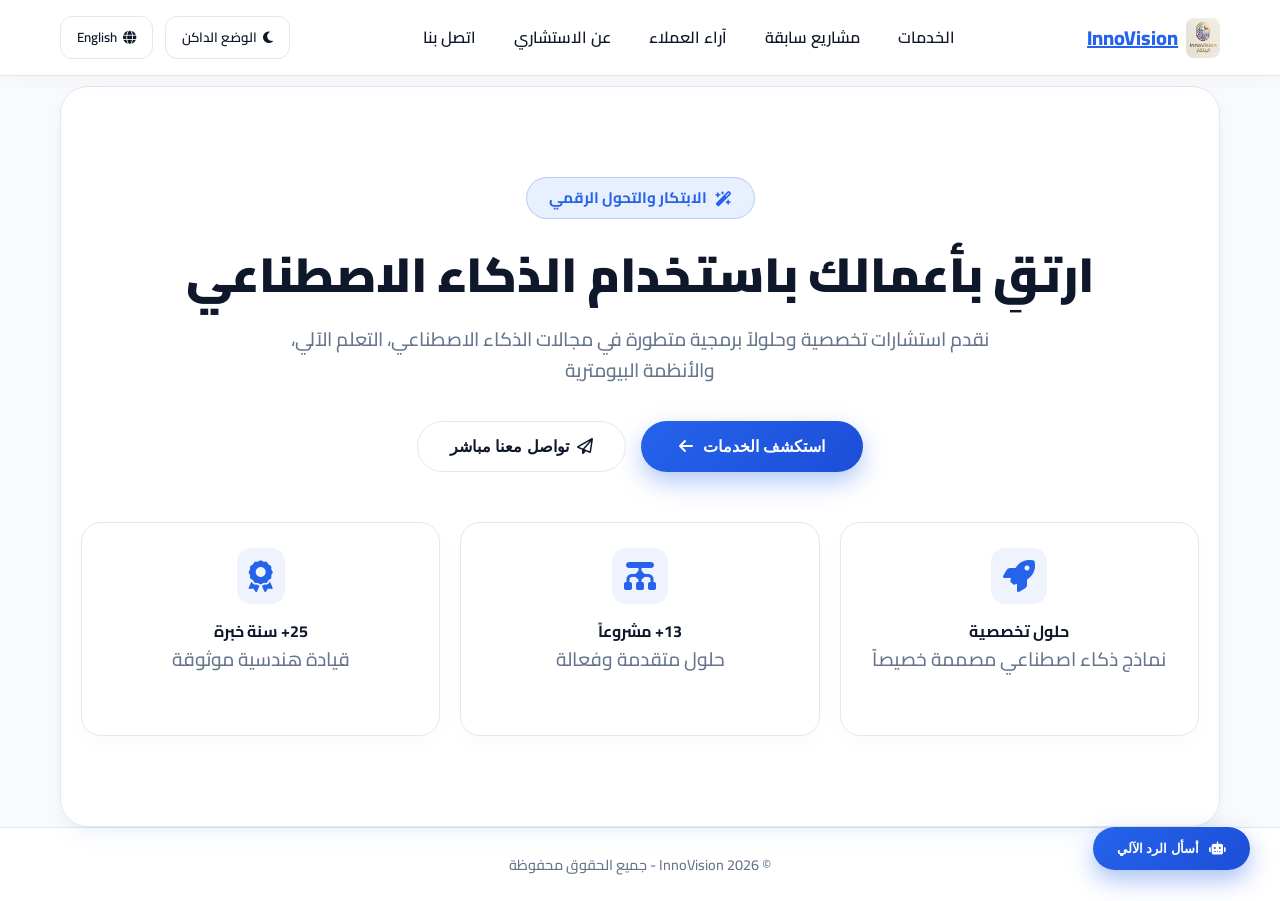
<file: index.html>
<!DOCTYPE html>
<html lang="ar" dir="rtl">
<head>
    <meta charset="UTF-8">
    <meta name="viewport" content="width=device-width, initial-scale=1.0">
    <meta name="description" content="InnoVision - استشارات الذكاء الاصطناعي والتحول الرقمي">
    <title id="page-title">InnoVision | ابتكار للدراسات والتحول الرقمي</title>
    <link rel="stylesheet" href="https://cdnjs.cloudflare.com/ajax/libs/font-awesome/6.4.0/css/all.min.css">
    <link href="https://fonts.googleapis.com/css2?family=Cairo:wght@400;600;700;800;900&family=Inter:wght@400;500;600;700&display=swap" rel="stylesheet">
    <link rel="stylesheet" href="css/style.css">
</head>
<body>
    <header>
        <div class="container nav-container">
            <a href="index.html" class="logo" aria-label="InnoVision - الصفحة الرئيسية">
                <img src="image/logo.png" alt="InnoVision Logo" onerror="this.style.display='none'">
                <span id="logo-text">InnoVision</span>
            </a>
            <ul class="nav-links" id="navLinks">
                <li><a href="services.html" id="nav-services">الخدمات</a></li>
                <li><a href="projects.html" id="nav-projects">مشاريع سابقة</a></li>
                <li><a href="testimonials.html" id="nav-testimonials">آراء العملاء</a></li>
                <li><a href="about.html" id="nav-about">عن الاستشاري</a></li>
                <li><a href="contact.html" id="nav-contact">اتصل بنا</a></li>
            </ul>
            <div class="nav-actions">
                <button class="btn-icon" id="theme-toggle" aria-label="تبديل الوضع الداكن/المضيء">
                    <i class="fa-solid fa-moon"></i>
                    <span id="theme-text">الوضع الداكن</span>
                </button>
                <button class="btn-icon" id="lang-toggle" aria-label="Switch language / تبديل اللغة">
                    <i class="fa-solid fa-globe"></i> <span>English</span>
                </button>
                <button class="menu-toggle" id="menuToggle" aria-label="فتح القائمة" aria-expanded="false" aria-controls="navLinks">
                    <i class="fa-solid fa-bars"></i>
                </button>
            </div>
        </div>
    </header>
    <main class="container">
                    <section class="hero">
                <div class="hero-content">
                    <span class="hero-badge">
                        <i class="fa-solid fa-wand-magic-sparkles"></i> <span id="hero-badge">الابتكار والتحول الرقمي</span>
                    </span>
                    <h1 id="hero-title">ارتقِ بأعمالك باستخدام الذكاء الاصطناعي</h1>
                    <p id="hero-subtitle">نقدم استشارات تخصصية وحلولاً برمجية متطورة في مجالات الذكاء الاصطناعي، التعلم الآلي، والأنظمة البيومترية</p>

                    <div class="hero-actions">
                        <button class="hero-btn-main" onclick="location.href='services.html'">
                            <span id="btn-explore-services">استكشف الخدمات</span>
                            <i class="fa-solid fa-arrow-left" id="hero-arrow-icon"></i>
                        </button>
                        <button class="hero-btn-sec" onclick="location.href='contact.html'">
                            <i class="fa-regular fa-paper-plane"></i>
                            <span id="btn-direct-contact">تواصل معنا مباشر</span>
                        </button>
                    </div>

                    <div class="hero-features">
                        <div class="feature-box" onclick="location.href='services.html'">
                            <i class="fa-solid fa-rocket"></i>
                            <h4 id="feat-h1">حلول تخصصية</h4>
                            <p id="feat-p1">نماذج ذكاء اصطناعي مصممة خصيصاً</p>
                        </div>
                        <div class="feature-box" onclick="location.href='projects.html'">
                            <i class="fa-solid fa-chart-diagram"></i>
                            <h4 id="feat-h2">13+ مشروعاً</h4>
                            <p id="feat-p2">حلول متقدمة وفعالة</p>
                        </div>
                        <div class="feature-box" onclick="location.href='about.html'">
                            <i class="fa-solid fa-award"></i>
                            <h4 id="feat-h3">25+ سنة خبرة</h4>
                            <p id="feat-p3">قيادة هندسية موثوقة</p>
                        </div>
                    </div>
                </div>
            </section>
        
    </main>

    <footer>
        <div class="container">
            <p class="copyright" id="copyright-txt">© 2026 InnoVision - جميع الحقوق محفوظة</p>
        </div>
    </footer>

    <!-- Chat Widget -->
    <button class="chat-widget-btn" aria-label="فتح المساعد الذكي" aria-expanded="false" aria-controls="chatWidget">
        <i class="fa-solid fa-robot"></i>
        <span id="chat-btn-label">أسأل الرد الآلي</span>
    </button>

    <div class="chat-box" id="chatWidget">
        <div class="chat-header">
            <span><i class="fa-solid fa-robot"></i> <span id="chat-header-txt">مساعد ذكي</span></span>
            <button class="close-chat" aria-label="إغلاق المحادثة">&times;</button>
        </div>
        <div class="chat-body" id="chatBody">
            <div class="chat-msg bot">
                <span id="chat-welcome">مرحباً! اسألني عن الخبرات أو المشاريع!</span>
            </div>
        </div>
        <div class="chat-footer">
            <input type="text" id="chatInput" placeholder="اكتب سؤالك...">
            <button><i class="fa-solid fa-paper-plane"></i></button>
        </div>
    </div>
    <script src="js/translations.js"></script>
    <script src="js/theme.js"></script>
    <script src="js/chatbot.js"></script>
</body>
</html>
</file>
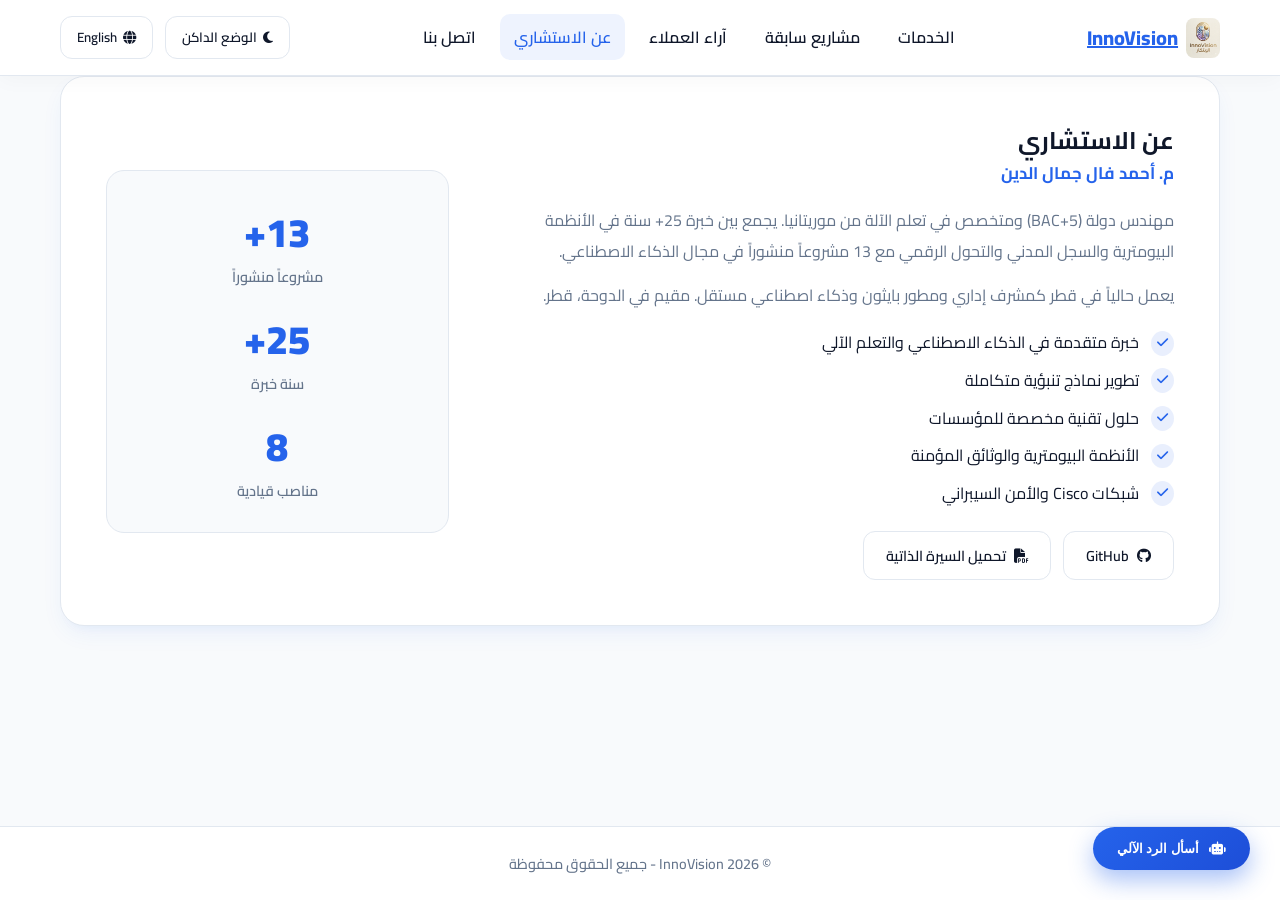
<file: about.html>
<!DOCTYPE html>
<html lang="ar" dir="rtl">
<head>
    <meta charset="UTF-8">
    <meta name="viewport" content="width=device-width, initial-scale=1.0">
    <meta name="description" content="InnoVision - استشارات الذكاء الاصطناعي والتحول الرقمي">
    <title id="page-title">عن الاستشاري | InnoVision</title>
    <link rel="stylesheet" href="https://cdnjs.cloudflare.com/ajax/libs/font-awesome/6.4.0/css/all.min.css">
    <link href="https://fonts.googleapis.com/css2?family=Cairo:wght@400;600;700;800;900&family=Inter:wght@400;500;600;700&display=swap" rel="stylesheet">
    <link rel="stylesheet" href="css/style.css">
</head>
<body>
    <header>
        <div class="container nav-container">
            <a href="index.html" class="logo" aria-label="InnoVision - الصفحة الرئيسية">
                <img src="image/logo.png" alt="InnoVision Logo" onerror="this.style.display='none'">
                <span id="logo-text">InnoVision</span>
            </a>
            <ul class="nav-links" id="navLinks">
                <li><a href="services.html" id="nav-services">الخدمات</a></li>
                <li><a href="projects.html" id="nav-projects">مشاريع سابقة</a></li>
                <li><a href="testimonials.html" id="nav-testimonials">آراء العملاء</a></li>
                <li><a href="about.html" id="nav-about">عن الاستشاري</a></li>
                <li><a href="contact.html" id="nav-contact">اتصل بنا</a></li>
            </ul>
            <div class="nav-actions">
                <button class="btn-icon" id="theme-toggle" aria-label="تبديل الوضع الداكن/المضيء">
                    <i class="fa-solid fa-moon"></i>
                    <span id="theme-text">الوضع الداكن</span>
                </button>
                <button class="btn-icon" id="lang-toggle" aria-label="Switch language / تبديل اللغة">
                    <i class="fa-solid fa-globe"></i> <span>English</span>
                </button>
                <button class="menu-toggle" id="menuToggle" aria-label="فتح القائمة" aria-expanded="false" aria-controls="navLinks">
                    <i class="fa-solid fa-bars"></i>
                </button>
            </div>
        </div>
    </header>
    <main class="container">
                    <div class="about-box">
                <div>
                    <h2 id="about-heading">عن الاستشاري</h2>
                    <p class="about-subtitle">م. أحمد فال جمال الدين</p>
                    <p class="about-text" id="about-p">مهندس دولة (BAC+5) ومتخصص في تعلم الآلة من موريتانيا. يجمع بين خبرة 25+ سنة في الأنظمة البيومترية والسجل المدني والتحول الرقمي مع 13 مشروعاً منشوراً في مجال الذكاء الاصطناعي.</p>
                    <p class="about-text" id="about-p2">يعمل حالياً في قطر كمشرف إداري ومطور بايثون وذكاء اصطناعي مستقل. مقيم في الدوحة، قطر.</p>
                    <ul class="about-list" id="aboutList"></ul>
                    <div class="about-actions">
                        <a href="https://github.com/AHMEDVALL70" target="_blank" rel="noopener noreferrer" class="btn-secondary"><i class="fa-brands fa-github"></i> <span id="btn-github">GitHub</span></a>
                        <a href="https://ahmedvall70.github.io/ahmed-vall-cv/" target="_blank" rel="noopener noreferrer" class="btn-secondary"><i class="fa-solid fa-file-pdf"></i> <span id="btn-cv">تحميل السيرة الذاتية</span></a>
                    </div>
                </div>
                <div class="stats-container">
                    <div>
                        <div class="stat-num">13+</div>
                        <div class="stat-lbl" id="stat-proj">مشروعاً منشوراً</div>
                    </div>
                    <div>
                        <div class="stat-num">25+</div>
                        <div class="stat-lbl" id="stat-exp">سنة خبرة</div>
                    </div>
                    <div>
                        <div class="stat-num">8</div>
                        <div class="stat-lbl" id="stat-lead">مناصب قيادية</div>
                    </div>
                </div>
            </div>
        
    </main>

    <footer>
        <div class="container">
            <p class="copyright" id="copyright-txt">© 2026 InnoVision - جميع الحقوق محفوظة</p>
        </div>
    </footer>

    <!-- Chat Widget -->
    <button class="chat-widget-btn" aria-label="فتح المساعد الذكي" aria-expanded="false" aria-controls="chatWidget">
        <i class="fa-solid fa-robot"></i>
        <span id="chat-btn-label">أسأل الرد الآلي</span>
    </button>

    <div class="chat-box" id="chatWidget">
        <div class="chat-header">
            <span><i class="fa-solid fa-robot"></i> <span id="chat-header-txt">مساعد ذكي</span></span>
            <button class="close-chat" aria-label="إغلاق المحادثة">&times;</button>
        </div>
        <div class="chat-body" id="chatBody">
            <div class="chat-msg bot">
                <span id="chat-welcome">مرحباً! اسألني عن الخبرات أو المشاريع!</span>
            </div>
        </div>
        <div class="chat-footer">
            <input type="text" id="chatInput" placeholder="اكتب سؤالك...">
            <button><i class="fa-solid fa-paper-plane"></i></button>
        </div>
    </div>
    <script src="js/translations.js"></script>
    <script src="js/theme.js"></script>
    <script src="js/chatbot.js"></script>
</body>
</html>
</file>
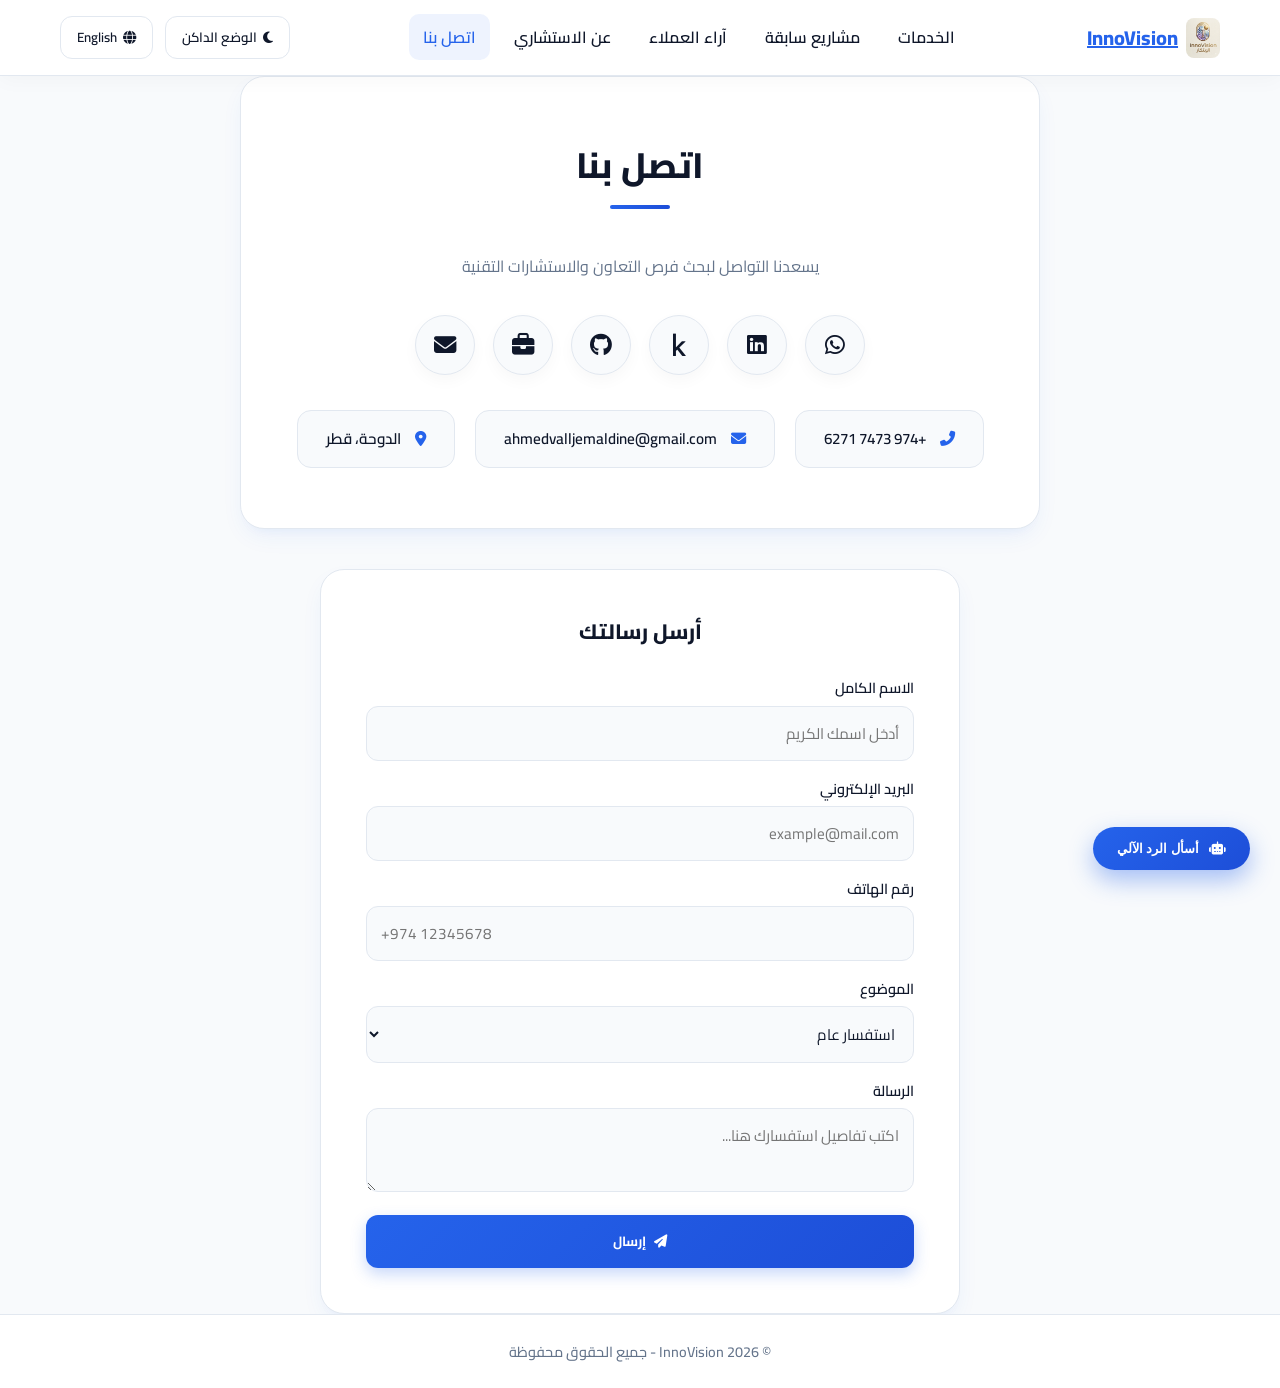
<file: contact.html>
<!DOCTYPE html>
<html lang="ar" dir="rtl">
<head>
    <meta charset="UTF-8">
    <meta name="viewport" content="width=device-width, initial-scale=1.0">
    <meta name="description" content="InnoVision - استشارات الذكاء الاصطناعي والتحول الرقمي">
    <title id="page-title">اتصل بنا | InnoVision</title>
    <link rel="stylesheet" href="https://cdnjs.cloudflare.com/ajax/libs/font-awesome/6.4.0/css/all.min.css">
    <link href="https://fonts.googleapis.com/css2?family=Cairo:wght@400;600;700;800;900&family=Inter:wght@400;500;600;700&display=swap" rel="stylesheet">
    <link rel="stylesheet" href="css/style.css">
</head>
<body>
    <header>
        <div class="container nav-container">
            <a href="index.html" class="logo" aria-label="InnoVision - الصفحة الرئيسية">
                <img src="image/logo.png" alt="InnoVision Logo" onerror="this.style.display='none'">
                <span id="logo-text">InnoVision</span>
            </a>
            <ul class="nav-links" id="navLinks">
                <li><a href="services.html" id="nav-services">الخدمات</a></li>
                <li><a href="projects.html" id="nav-projects">مشاريع سابقة</a></li>
                <li><a href="testimonials.html" id="nav-testimonials">آراء العملاء</a></li>
                <li><a href="about.html" id="nav-about">عن الاستشاري</a></li>
                <li><a href="contact.html" id="nav-contact">اتصل بنا</a></li>
            </ul>
            <div class="nav-actions">
                <button class="btn-icon" id="theme-toggle" aria-label="تبديل الوضع الداكن/المضيء">
                    <i class="fa-solid fa-moon"></i>
                    <span id="theme-text">الوضع الداكن</span>
                </button>
                <button class="btn-icon" id="lang-toggle" aria-label="Switch language / تبديل اللغة">
                    <i class="fa-solid fa-globe"></i> <span>English</span>
                </button>
                <button class="menu-toggle" id="menuToggle" aria-label="فتح القائمة" aria-expanded="false" aria-controls="navLinks">
                    <i class="fa-solid fa-bars"></i>
                </button>
            </div>
        </div>
    </header>
    <main class="container">
                    <div class="contact-container">
                <h2 class="section-title" id="contact-title">اتصل بنا</h2>
                <p style="color: var(--text-muted);" id="contact-subtitle">يسعدنا التواصل لبحث فرص التعاون والاستشارات التقنية</p>

                <div class="social-links">
                    <a href="https://wa.me/97474736271" target="_blank" rel="noopener noreferrer" class="social-icon" title="واتساب" aria-label="WhatsApp"><i class="fa-brands fa-whatsapp"></i></a>
                    <a href="https://www.linkedin.com/in/ahmed-vall-sidina/" target="_blank" rel="noopener noreferrer" class="social-icon" title="LinkedIn" aria-label="LinkedIn"><i class="fa-brands fa-linkedin"></i></a>
                    <a href="https://www.kaggle.com/ahmedvalljemaldine" target="_blank" rel="noopener noreferrer" class="social-icon" title="Kaggle" aria-label="Kaggle"><i class="fa-brands fa-kaggle"></i></a>
                    <a href="https://github.com/AHMEDVALL70" target="_blank" rel="noopener noreferrer" class="social-icon" title="GitHub" aria-label="GitHub"><i class="fa-brands fa-github"></i></a>
                    <a href="https://people.bayt.com/ahmed-vall-sidina" target="_blank" rel="noopener noreferrer" class="social-icon" title="Bayt" aria-label="Bayt"><i class="fa-solid fa-briefcase"></i></a>
                    <a href="mailto:ahmedvalljemaldine@gmail.com" class="social-icon" title="Email" aria-label="Email"><i class="fa-solid fa-envelope"></i></a>
                </div>

                <div class="contact-details">
                    <a href="tel:+97474736271" class="contact-card">
                        <i class="fa-solid fa-phone-flip" style="color: var(--primary);"></i>
                        <span>+974 7473 6271</span>
                    </a>
                    <a href="mailto:ahmedvalljemaldine@gmail.com" class="contact-card">
                        <i class="fa-solid fa-envelope" style="color: var(--primary);"></i>
                        <span>ahmedvalljemaldine@gmail.com</span>
                    </a>
                    <span class="contact-card" style="cursor: default;">
                        <i class="fa-solid fa-location-dot" style="color: var(--primary);"></i>
                        <span id="contact-location">الدوحة، قطر</span>
                    </span>
                </div>
            </div>

            <div class="contact-form-card">
                <h3 id="contact-form-title"><i class="fa-solid fa-paper-plane" style="color: var(--primary);"></i> أرسل رسالتك</h3>

                <div class="alert-success" id="contactSuccessAlert">
                    <i class="fa-solid fa-circle-check"></i> <span id="contactSuccessMsg">تم إرسال رسالتك بنجاح! سنتواصل معك قريباً.</span>
                </div>
                <div class="alert-error" id="contactErrorAlert">
                    <i class="fa-solid fa-circle-exclamation"></i> <span id="contactErrorMsg">حدث خطأ أثناء الإرسال. حاول مرة أخرى.</span>
                </div>

                <form id="contactForm" onsubmit="handleContactFormSubmit(event)">
                    <div class="form-group">
                        <label id="lbl-c-name">الاسم الكامل</label>
                        <input type="text" id="c-name" placeholder="أدخل اسمك الكريم">
                    </div>
                    <div class="form-group">
                        <label id="lbl-c-email">البريد الإلكتروني</label>
                        <input type="email" id="c-email" placeholder="example@mail.com">
                    </div>
                    <div class="form-group">
                        <label id="lbl-c-phone">رقم الهاتف</label>
                        <input type="tel" id="c-phone" placeholder="+974 12345678">
                    </div>
                    <div class="form-group">
                        <label id="lbl-c-subject">الموضوع</label>
                        <select id="c-subject">
                            <option value="general" id="opt-general">استفسار عام</option>
                            <option value="consulting" id="opt-consulting">طلب استشارة</option>
                            <option value="project" id="opt-project">مشروع جديد</option>
                            <option value="other" id="opt-other">أخرى</option>
                        </select>
                    </div>
                    <div class="form-group">
                        <label id="lbl-c-message">الرسالة</label>
                        <textarea id="c-message" placeholder="اكتب تفاصيل استفسارك هنا..."></textarea>
                    </div>
                    <button type="submit" class="book-btn" id="btn-c-submit">
                        <i class="fa-solid fa-paper-plane"></i> <span id="btn-c-submit-txt">إرسال</span>
                    </button>
                </form>
            </div>
        
    </main>

    <footer>
        <div class="container">
            <p class="copyright" id="copyright-txt">© 2026 InnoVision - جميع الحقوق محفوظة</p>
        </div>
    </footer>

    <!-- Chat Widget -->
    <button class="chat-widget-btn" aria-label="فتح المساعد الذكي" aria-expanded="false" aria-controls="chatWidget">
        <i class="fa-solid fa-robot"></i>
        <span id="chat-btn-label">أسأل الرد الآلي</span>
    </button>

    <div class="chat-box" id="chatWidget">
        <div class="chat-header">
            <span><i class="fa-solid fa-robot"></i> <span id="chat-header-txt">مساعد ذكي</span></span>
            <button class="close-chat" aria-label="إغلاق المحادثة">&times;</button>
        </div>
        <div class="chat-body" id="chatBody">
            <div class="chat-msg bot">
                <span id="chat-welcome">مرحباً! اسألني عن الخبرات أو المشاريع!</span>
            </div>
        </div>
        <div class="chat-footer">
            <input type="text" id="chatInput" placeholder="اكتب سؤالك...">
            <button><i class="fa-solid fa-paper-plane"></i></button>
        </div>
    </div>
    <script src="js/translations.js"></script>
    <script src="js/theme.js"></script>
    <script src="js/chatbot.js"></script>
    <script src="js/form-handler.js"></script>
</body>
</html>
</file>
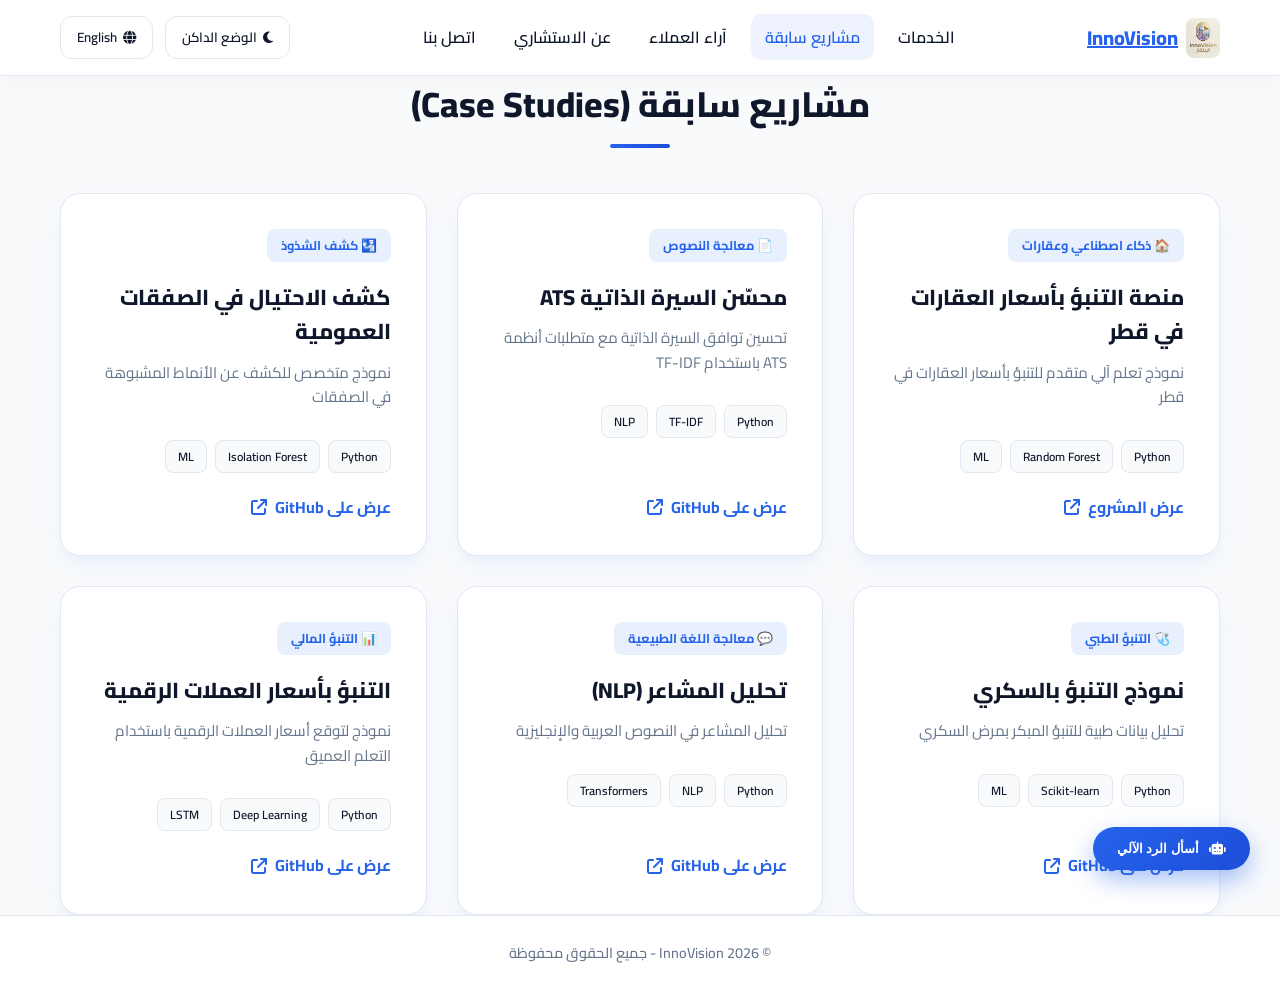
<file: projects.html>
<!DOCTYPE html>
<html lang="ar" dir="rtl">
<head>
    <meta charset="UTF-8">
    <meta name="viewport" content="width=device-width, initial-scale=1.0">
    <meta name="description" content="InnoVision - استشارات الذكاء الاصطناعي والتحول الرقمي">
    <title id="page-title">مشاريع سابقة | InnoVision</title>
    <link rel="stylesheet" href="https://cdnjs.cloudflare.com/ajax/libs/font-awesome/6.4.0/css/all.min.css">
    <link href="https://fonts.googleapis.com/css2?family=Cairo:wght@400;600;700;800;900&family=Inter:wght@400;500;600;700&display=swap" rel="stylesheet">
    <link rel="stylesheet" href="css/style.css">
</head>
<body>
    <header>
        <div class="container nav-container">
            <a href="index.html" class="logo" aria-label="InnoVision - الصفحة الرئيسية">
                <img src="image/logo.png" alt="InnoVision Logo" onerror="this.style.display='none'">
                <span id="logo-text">InnoVision</span>
            </a>
            <ul class="nav-links" id="navLinks">
                <li><a href="services.html" id="nav-services">الخدمات</a></li>
                <li><a href="projects.html" id="nav-projects">مشاريع سابقة</a></li>
                <li><a href="testimonials.html" id="nav-testimonials">آراء العملاء</a></li>
                <li><a href="about.html" id="nav-about">عن الاستشاري</a></li>
                <li><a href="contact.html" id="nav-contact">اتصل بنا</a></li>
            </ul>
            <div class="nav-actions">
                <button class="btn-icon" id="theme-toggle" aria-label="تبديل الوضع الداكن/المضيء">
                    <i class="fa-solid fa-moon"></i>
                    <span id="theme-text">الوضع الداكن</span>
                </button>
                <button class="btn-icon" id="lang-toggle" aria-label="Switch language / تبديل اللغة">
                    <i class="fa-solid fa-globe"></i> <span>English</span>
                </button>
                <button class="menu-toggle" id="menuToggle" aria-label="فتح القائمة" aria-expanded="false" aria-controls="navLinks">
                    <i class="fa-solid fa-bars"></i>
                </button>
            </div>
        </div>
    </header>
    <main class="container">
                    <h2 class="section-title" id="projects-title">مشاريع سابقة (Case Studies)</h2>
            <div class="projects-grid" id="projectsGrid">
                <!-- تُبنى بواسطة JavaScript من مصفوفة الترجمات -->
            </div>
        
    </main>

    <footer>
        <div class="container">
            <p class="copyright" id="copyright-txt">© 2026 InnoVision - جميع الحقوق محفوظة</p>
        </div>
    </footer>

    <!-- Chat Widget -->
    <button class="chat-widget-btn" aria-label="فتح المساعد الذكي" aria-expanded="false" aria-controls="chatWidget">
        <i class="fa-solid fa-robot"></i>
        <span id="chat-btn-label">أسأل الرد الآلي</span>
    </button>

    <div class="chat-box" id="chatWidget">
        <div class="chat-header">
            <span><i class="fa-solid fa-robot"></i> <span id="chat-header-txt">مساعد ذكي</span></span>
            <button class="close-chat" aria-label="إغلاق المحادثة">&times;</button>
        </div>
        <div class="chat-body" id="chatBody">
            <div class="chat-msg bot">
                <span id="chat-welcome">مرحباً! اسألني عن الخبرات أو المشاريع!</span>
            </div>
        </div>
        <div class="chat-footer">
            <input type="text" id="chatInput" placeholder="اكتب سؤالك...">
            <button><i class="fa-solid fa-paper-plane"></i></button>
        </div>
    </div>
    <script src="js/translations.js"></script>
    <script src="js/theme.js"></script>
    <script src="js/chatbot.js"></script>
</body>
</html>
</file>
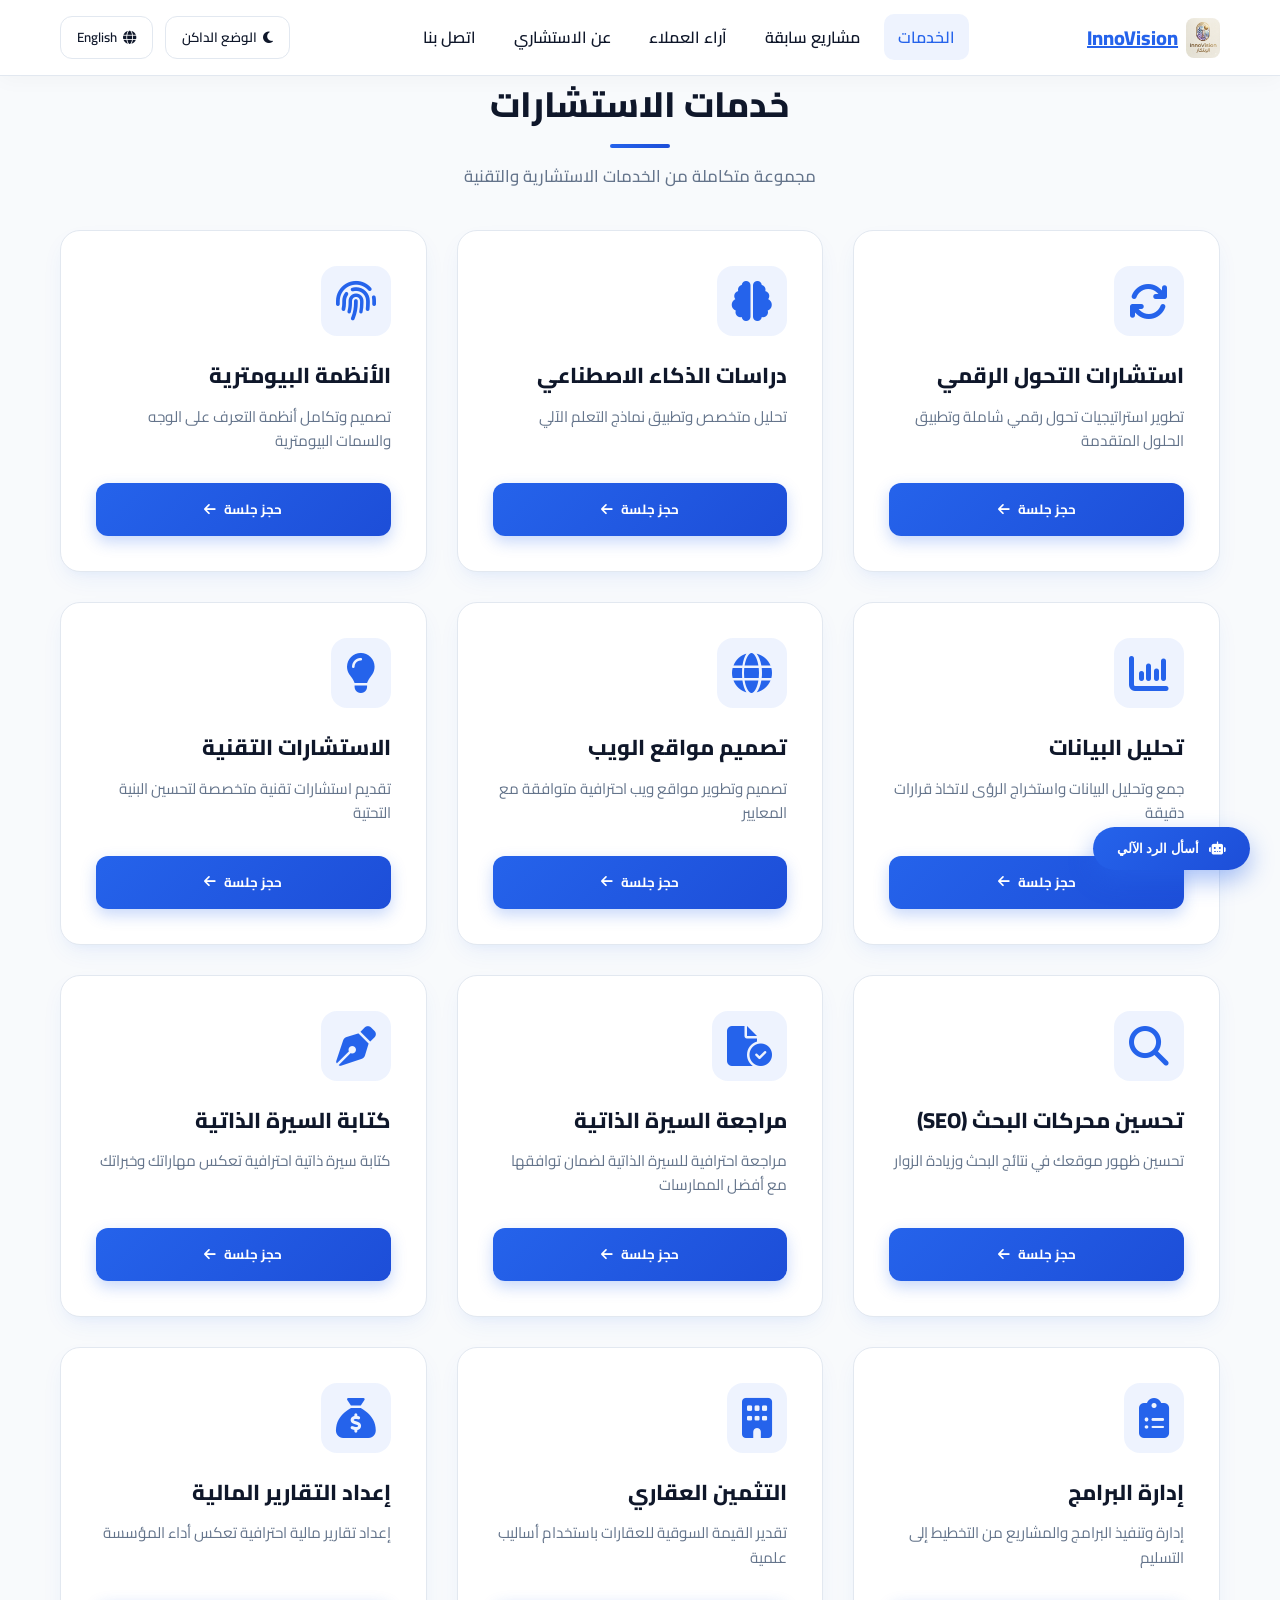
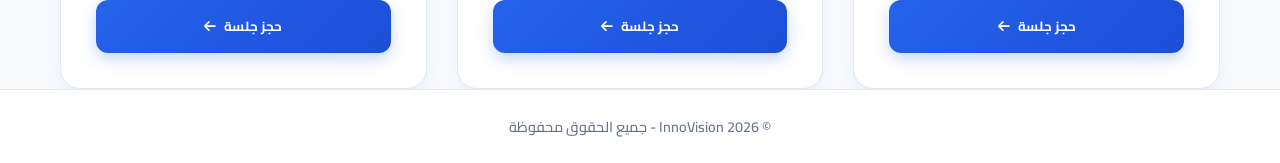
<file: services.html>
<!DOCTYPE html>
<html lang="ar" dir="rtl">
<head>
    <meta charset="UTF-8">
    <meta name="viewport" content="width=device-width, initial-scale=1.0">
    <meta name="description" content="InnoVision - استشارات الذكاء الاصطناعي والتحول الرقمي">
    <title id="page-title">الخدمات | InnoVision</title>
    <link rel="stylesheet" href="https://cdnjs.cloudflare.com/ajax/libs/font-awesome/6.4.0/css/all.min.css">
    <link href="https://fonts.googleapis.com/css2?family=Cairo:wght@400;600;700;800;900&family=Inter:wght@400;500;600;700&display=swap" rel="stylesheet">
    <link rel="stylesheet" href="css/style.css">
</head>
<body>
    <header>
        <div class="container nav-container">
            <a href="index.html" class="logo" aria-label="InnoVision - الصفحة الرئيسية">
                <img src="image/logo.png" alt="InnoVision Logo" onerror="this.style.display='none'">
                <span id="logo-text">InnoVision</span>
            </a>
            <ul class="nav-links" id="navLinks">
                <li><a href="services.html" id="nav-services">الخدمات</a></li>
                <li><a href="projects.html" id="nav-projects">مشاريع سابقة</a></li>
                <li><a href="testimonials.html" id="nav-testimonials">آراء العملاء</a></li>
                <li><a href="about.html" id="nav-about">عن الاستشاري</a></li>
                <li><a href="contact.html" id="nav-contact">اتصل بنا</a></li>
            </ul>
            <div class="nav-actions">
                <button class="btn-icon" id="theme-toggle" aria-label="تبديل الوضع الداكن/المضيء">
                    <i class="fa-solid fa-moon"></i>
                    <span id="theme-text">الوضع الداكن</span>
                </button>
                <button class="btn-icon" id="lang-toggle" aria-label="Switch language / تبديل اللغة">
                    <i class="fa-solid fa-globe"></i> <span>English</span>
                </button>
                <button class="menu-toggle" id="menuToggle" aria-label="فتح القائمة" aria-expanded="false" aria-controls="navLinks">
                    <i class="fa-solid fa-bars"></i>
                </button>
            </div>
        </div>
    </header>
    <main class="container">
                    <h2 class="section-title" id="services-title">خدمات الاستشارات</h2>
            <p class="section-subtitle" id="services-subtitle">مجموعة متكاملة من الخدمات الاستشارية والتقنية</p>
            <div class="services-grid" id="servicesGrid">
                <!-- تُبنى بواسطة JavaScript من مصفوفة الترجمات -->
            </div>
        
    </main>

    <footer>
        <div class="container">
            <p class="copyright" id="copyright-txt">© 2026 InnoVision - جميع الحقوق محفوظة</p>
        </div>
    </footer>
    <!-- Booking Modal -->
    <div class="modal" id="bookingModal">
        <div class="modal-content">
            <button class="close-btn" aria-label="إغلاق النافذة">&times;</button>
            <h3 id="modal-title" style="margin-bottom: 20px;">حجز جلسة استشارية</h3>
            <div class="alert-success" id="successAlert">
                <i class="fa-solid fa-circle-check"></i> <span id="successMsg">تم إرسال طلبك بنجاح!</span>
            </div>
            <div class="alert-error" id="errorAlert">
                <i class="fa-solid fa-circle-exclamation"></i> <span id="errorMsg">حدث خطأ أثناء الإرسال. حاول مرة أخرى.</span>
            </div>
            <form id="bookingForm" onsubmit="handleFormSubmit(event)">
                <div class="form-group">
                    <label id="lbl-srv">الخدمة المختارة</label>
                    <input type="text" id="serviceName" readonly>
                </div>
                <div class="form-group">
                    <label id="lbl-name">الاسم الكامل</label>
                    <input type="text" id="fullName" placeholder="أدخل اسمك">
                </div>
                <div class="form-group">
                    <label id="lbl-email">البريد الإلكتروني</label>
                    <input type="email" id="email" placeholder="example@domain.com">
                </div>
                <div class="form-group">
                    <label id="lbl-phone">رقم الهاتف</label>
                    <div class="phone-input-group">
                        <select id="countryCode">
                            <option value="+974">🇶🇦 قطر (+974)</option>
                            <option value="+966">🇸🇦 السعودية (+966)</option>
                            <option value="+971">🇦🇪 الإمارات (+971)</option>
                            <option value="+965">🇰🇼 الكويت (+965)</option>
                            <option value="+968">🇴🇲 عمان (+968)</option>
                            <option value="+973">🇧🇭 البحرين (+973)</option>
                            <option value="+20">🇪🇬 مصر (+20)</option>
                            <option value="+212">🇲🇦 المغرب (+212)</option>
                            <option value="+213">🇩🇿 الجزائر (+213)</option>
                            <option value="+216">🇹🇳 تونس (+216)</option>
                            <option value="+218">🇱🇾 ليبيا (+218)</option>
                            <option value="+962">🇯🇴 الأردن (+962)</option>
                            <option value="+970">🇵🇸 فلسطين (+970)</option>
                            <option value="+961">🇱🇧 لبنان (+961)</option>
                            <option value="+963">🇸🇾 سوريا (+963)</option>
                            <option value="+964">🇮🇶 العراق (+964)</option>
                            <option value="+967">🇾🇪 اليمن (+967)</option>
                            <option value="+249">🇸🇩 السودان (+249)</option>
                            <option value="+252">🇸🇴 الصومال (+252)</option>
                            <option value="+222">🇲🇷 موريتانيا (+222)</option>
                            <option value="+291">🇪🇷 إريتريا (+291)</option>
                            <option value="+253">🇩🇯 جيبوتي (+253)</option>
                            <option value="+269">🇰🇲 جزر القمر (+269)</option>
                            <option value="+91">🇮🇳 الهند (+91)</option>
                            <option value="+92">🇵🇰 باكستان (+92)</option>
                            <option value="+880">🇧🇩 بنجلاديش (+880)</option>
                            <option value="+977">🇳🇵 نيبال (+977)</option>
                            <option value="+94">🇱🇰 سريلانكا (+94)</option>
                            <option value="+86">🇨🇳 الصين (+86)</option>
                            <option value="+81">🇯🇵 اليابان (+81)</option>
                            <option value="+82">🇰🇷 كوريا الجنوبية (+82)</option>
                            <option value="+84">🇻🇳 فيتنام (+84)</option>
                            <option value="+60">🇲🇾 ماليزيا (+60)</option>
                            <option value="+65">🇸🇬 سنغافورة (+65)</option>
                            <option value="+66">🇹🇭 تايلاند (+66)</option>
                            <option value="+62">🇮🇩 إندونيسيا (+62)</option>
                            <option value="+63">🇵🇭 الفلبين (+63)</option>
                            <option value="+855">🇰🇭 كمبوديا (+855)</option>
                            <option value="+856">🇱🇦 لاوس (+856)</option>
                            <option value="+95">🇲🇲 ميانمار (+95)</option>
                            <option value="+90">🇹🇷 تركيا (+90)</option>
                            <option value="+98">🇮🇷 إيران (+98)</option>
                            <option value="+93">🇦🇫 أفغانستان (+93)</option>
                            <option value="+44">🇬🇧 بريطانيا (+44)</option>
                            <option value="+33">🇫🇷 فرنسا (+33)</option>
                            <option value="+49">🇩🇪 ألمانيا (+49)</option>
                            <option value="+39">🇮🇹 إيطاليا (+39)</option>
                            <option value="+34">🇪🇸 إسبانيا (+34)</option>
                            <option value="+31">🇳🇱 هولندا (+31)</option>
                            <option value="+32">🇧🇪 بلجيكا (+32)</option>
                            <option value="+41">🇨🇭 سويسرا (+41)</option>
                            <option value="+43">🇦🇹 النمسا (+43)</option>
                            <option value="+46">🇸🇪 السويد (+46)</option>
                            <option value="+47">🇳🇴 النرويج (+47)</option>
                            <option value="+45">🇩🇰 الدنمارك (+45)</option>
                            <option value="+358">🇫🇮 فنلندا (+358)</option>
                            <option value="+48">🇵🇱 بولندا (+48)</option>
                            <option value="+36">🇭🇺 المجر (+36)</option>
                            <option value="+40">🇷🇴 رومانيا (+40)</option>
                            <option value="+420">🇨🇿 التشيك (+420)</option>
                            <option value="+30">🇬🇷 اليونان (+30)</option>
                            <option value="+372">🇪🇪 إستونيا (+372)</option>
                            <option value="+371">🇱🇻 لاتفيا (+371)</option>
                            <option value="+370">🇱🇹 ليتوانيا (+370)</option>
                            <option value="+1">🇺🇸 الولايات المتحدة (+1)</option>
                            <option value="+52">🇲🇽 المكسيك (+52)</option>
                            <option value="+55">🇧🇷 البرازيل (+55)</option>
                            <option value="+56">🇨🇱 تشيلي (+56)</option>
                            <option value="+54">🇦🇷 الأرجنتين (+54)</option>
                            <option value="+51">🇵🇪 بيرو (+51)</option>
                            <option value="+57">🇨🇴 كولومبيا (+57)</option>
                            <option value="+58">🇻🇪 فنزويلا (+58)</option>
                            <option value="+234">🇳🇬 نيجيريا (+234)</option>
                            <option value="+254">🇰🇪 كينيا (+254)</option>
                            <option value="+27">🇿🇦 جنوب أفريقيا (+27)</option>
                            <option value="+256">🇺🇬 أوغندا (+256)</option>
                            <option value="+255">🇹🇿 تنزانيا (+255)</option>
                            <option value="+233">🇬🇭 غانا (+233)</option>
                            <option value="+225">🇨🇮 ساحل العاج (+225)</option>
                            <option value="+260">🇿🇲 زامبيا (+260)</option>
                            <option value="+263">🇿🇼 زيمبابوي (+263)</option>
                            <option value="+61">🇦🇺 أستراليا (+61)</option>
                            <option value="+64">🇳🇿 نيوزيلندا (+64)</option>
                        </select>
                        <input type="tel" id="phone" placeholder="7473 6271">
                    </div>
                </div>
                <div class="form-group">
                    <label id="lbl-message">الرسالة</label>
                    <textarea id="bookingMessage" placeholder="اكتب تفاصيلك..."></textarea>
                </div>
                <button type="submit" class="book-btn" id="btn-submit">
                    <span id="btn-submit-txt">إرسال الطلب</span>
                </button>
            </form>
        </div>
    </div>
    <!-- Chat Widget -->
    <button class="chat-widget-btn" aria-label="فتح المساعد الذكي" aria-expanded="false" aria-controls="chatWidget">
        <i class="fa-solid fa-robot"></i>
        <span id="chat-btn-label">أسأل الرد الآلي</span>
    </button>

    <div class="chat-box" id="chatWidget">
        <div class="chat-header">
            <span><i class="fa-solid fa-robot"></i> <span id="chat-header-txt">مساعد ذكي</span></span>
            <button class="close-chat" aria-label="إغلاق المحادثة">&times;</button>
        </div>
        <div class="chat-body" id="chatBody">
            <div class="chat-msg bot">
                <span id="chat-welcome">مرحباً! اسألني عن الخبرات أو المشاريع!</span>
            </div>
        </div>
        <div class="chat-footer">
            <input type="text" id="chatInput" placeholder="اكتب سؤالك...">
            <button><i class="fa-solid fa-paper-plane"></i></button>
        </div>
    </div>
    <script src="js/translations.js"></script>
    <script src="js/theme.js"></script>
    <script src="js/chatbot.js"></script>
    <script src="js/form-handler.js"></script>
</body>
</html>
</file>
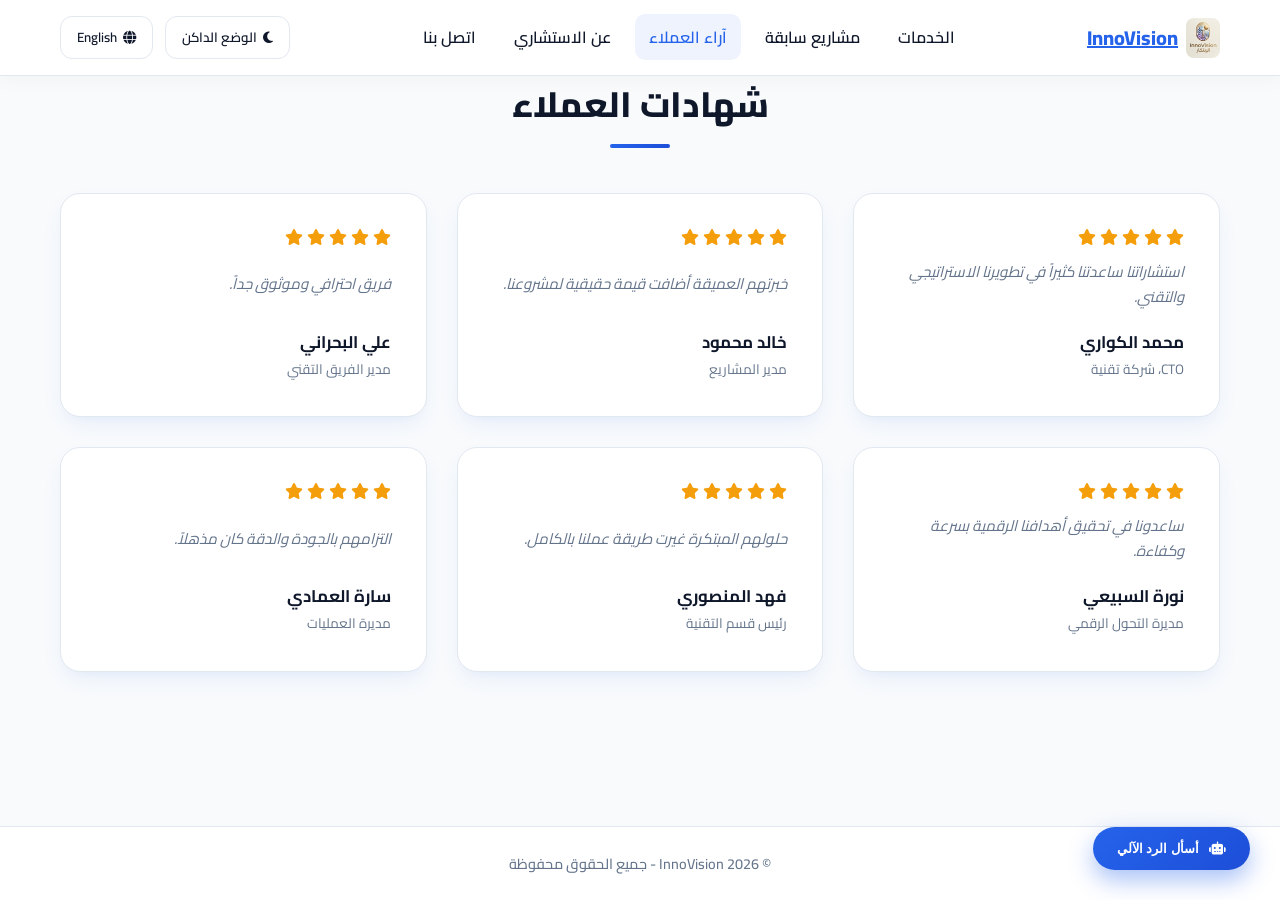
<file: testimonials.html>
<!DOCTYPE html>
<html lang="ar" dir="rtl">
<head>
    <meta charset="UTF-8">
    <meta name="viewport" content="width=device-width, initial-scale=1.0">
    <meta name="description" content="InnoVision - استشارات الذكاء الاصطناعي والتحول الرقمي">
    <title id="page-title">آراء العملاء | InnoVision</title>
    <link rel="stylesheet" href="https://cdnjs.cloudflare.com/ajax/libs/font-awesome/6.4.0/css/all.min.css">
    <link href="https://fonts.googleapis.com/css2?family=Cairo:wght@400;600;700;800;900&family=Inter:wght@400;500;600;700&display=swap" rel="stylesheet">
    <link rel="stylesheet" href="css/style.css">
</head>
<body>
    <header>
        <div class="container nav-container">
            <a href="index.html" class="logo" aria-label="InnoVision - الصفحة الرئيسية">
                <img src="image/logo.png" alt="InnoVision Logo" onerror="this.style.display='none'">
                <span id="logo-text">InnoVision</span>
            </a>
            <ul class="nav-links" id="navLinks">
                <li><a href="services.html" id="nav-services">الخدمات</a></li>
                <li><a href="projects.html" id="nav-projects">مشاريع سابقة</a></li>
                <li><a href="testimonials.html" id="nav-testimonials">آراء العملاء</a></li>
                <li><a href="about.html" id="nav-about">عن الاستشاري</a></li>
                <li><a href="contact.html" id="nav-contact">اتصل بنا</a></li>
            </ul>
            <div class="nav-actions">
                <button class="btn-icon" id="theme-toggle" aria-label="تبديل الوضع الداكن/المضيء">
                    <i class="fa-solid fa-moon"></i>
                    <span id="theme-text">الوضع الداكن</span>
                </button>
                <button class="btn-icon" id="lang-toggle" aria-label="Switch language / تبديل اللغة">
                    <i class="fa-solid fa-globe"></i> <span>English</span>
                </button>
                <button class="menu-toggle" id="menuToggle" aria-label="فتح القائمة" aria-expanded="false" aria-controls="navLinks">
                    <i class="fa-solid fa-bars"></i>
                </button>
            </div>
        </div>
    </header>
    <main class="container">
                    <h2 class="section-title" id="testimonials-title">شهادات العملاء</h2>
            <div class="testimonials-grid" id="testimonialsGrid">
                <!-- تُبنى بواسطة JavaScript من مصفوفة الترجمات -->
            </div>
        
    </main>

    <footer>
        <div class="container">
            <p class="copyright" id="copyright-txt">© 2026 InnoVision - جميع الحقوق محفوظة</p>
        </div>
    </footer>

    <!-- Chat Widget -->
    <button class="chat-widget-btn" aria-label="فتح المساعد الذكي" aria-expanded="false" aria-controls="chatWidget">
        <i class="fa-solid fa-robot"></i>
        <span id="chat-btn-label">أسأل الرد الآلي</span>
    </button>

    <div class="chat-box" id="chatWidget">
        <div class="chat-header">
            <span><i class="fa-solid fa-robot"></i> <span id="chat-header-txt">مساعد ذكي</span></span>
            <button class="close-chat" aria-label="إغلاق المحادثة">&times;</button>
        </div>
        <div class="chat-body" id="chatBody">
            <div class="chat-msg bot">
                <span id="chat-welcome">مرحباً! اسألني عن الخبرات أو المشاريع!</span>
            </div>
        </div>
        <div class="chat-footer">
            <input type="text" id="chatInput" placeholder="اكتب سؤالك...">
            <button><i class="fa-solid fa-paper-plane"></i></button>
        </div>
    </div>
    <script src="js/translations.js"></script>
    <script src="js/theme.js"></script>
    <script src="js/chatbot.js"></script>
</body>
</html>
</file>
<file: css/style.css>
:root {
            --bg-color: #f8fafc; --card-bg: #ffffff; --text-main: #0f172a; --text-muted: #64748b;
            --primary: #2563eb; --primary-hover: #1d4ed8; --border-color: #e2e8f0;
            --shadow: 0 10px 25px -5px rgba(37, 99, 235, 0.08), 0 8px 10px -6px rgba(37, 99, 235, 0.04);
            --modal-overlay: rgba(15, 23, 42, 0.6);
            --warning: #f59e0b;
        }
        [data-theme="dark"] {
            --bg-color: #0f172a; --card-bg: #1e293b; --text-main: #f8fafc; --text-muted: #94a3b8;
            --primary: #3b82f6; --primary-hover: #60a5fa; --border-color: #334155;
            --shadow: 0 10px 25px -5px rgba(0, 0, 0, 0.5); --modal-overlay: rgba(0, 0, 0, 0.8);
        }
        * { box-sizing: border-box; margin: 0; padding: 0; transition: all 0.3s ease; }
        body { font-family: 'Cairo', 'Inter', sans-serif; background-color: var(--bg-color); color: var(--text-main); line-height: 1.6; display: flex; flex-direction: column; min-height: 100vh; }
        .container { max-width: 1200px; margin: 0 auto; padding: 0 20px; width: 100%; }
        header { position: sticky; top: 0; background-color: var(--card-bg); border-bottom: 1px solid var(--border-color); z-index: 100; box-shadow: 0 4px 20px rgba(0,0,0,0.03); }
        .nav-container { display: flex; justify-content: space-between; align-items: center; height: 75px; }
        .logo { font-weight: 800; font-size: 1.25rem; color: var(--primary); display: flex; align-items: center; gap: 8px; cursor: pointer; }
        .logo img { height: 40px; width: auto; border-radius: 8px; }
        .nav-links { display: flex; gap: 10px; list-style: none; }
        .nav-links a { text-decoration: none; color: var(--text-main); font-weight: 600; padding: 8px 14px; border-radius: 10px; cursor: pointer; }
        .nav-links a:hover, .nav-links a.active { color: var(--primary); background-color: rgba(37, 99, 235, 0.08); }
        .nav-actions { display: flex; align-items: center; gap: 12px; }
        .btn-icon { background: var(--card-bg); border: 1px solid var(--border-color); color: var(--text-main); padding: 8px 16px; border-radius: 12px; cursor: pointer; font-family: inherit; font-weight: 600; display: flex; align-items: center; gap: 6px; }
        .btn-icon:hover { border-color: var(--primary); color: var(--primary); transform: translateY(-2px); }
        .menu-toggle { display: none; background: var(--card-bg); border: 1px solid var(--border-color); color: var(--text-main); width: 40px; height: 40px; border-radius: 12px; cursor: pointer; align-items: center; justify-content: center; font-size: 1.1rem; }
        main { flex-grow: 1; padding: 40px 0; animation: fadeIn 0.4s ease; }
        @keyframes fadeIn { from { opacity: 0; transform: translateY(12px); } to { opacity: 1; transform: translateY(0); } }
        .hero { position: relative; padding: 90px 20px; text-align: center; border-radius: 28px; background: var(--card-bg); border: 1px solid var(--border-color); box-shadow: var(--shadow); margin-top: 10px; }
        .hero-content { position: relative; z-index: 2; }
        .hero-badge { display: inline-flex; align-items: center; gap: 8px; background: rgba(37, 99, 235, 0.1); color: var(--primary); border: 1px solid rgba(37, 99, 235, 0.25); padding: 8px 22px; border-radius: 30px; font-size: 0.95rem; font-weight: 700; margin-bottom: 25px; }
        .hero h1 { font-size: 3rem; font-weight: 900; margin-bottom: 20px; line-height: 1.25; }
        .hero p { color: var(--text-muted); font-size: 1.2rem; max-width: 720px; margin: 0 auto 35px auto; font-weight: 500; }
        .hero-actions { display: flex; justify-content: center; gap: 15px; flex-wrap: wrap; margin-bottom: 50px; }
        .hero-btn-main { background: linear-gradient(135deg, var(--primary), var(--primary-hover)); color: white; border: none; padding: 15px 38px; border-radius: 35px; font-size: 1rem; font-weight: 700; cursor: pointer; box-shadow: 0 10px 25px rgba(37, 99, 235, 0.35); display: inline-flex; align-items: center; gap: 10px; }
        .hero-btn-main:hover { transform: translateY(-4px); box-shadow: 0 15px 30px rgba(37, 99, 235, 0.45); }
        .hero-btn-sec { background-color: var(--card-bg); border: 1px solid var(--border-color); color: var(--text-main); padding: 15px 32px; border-radius: 35px; font-size: 1rem; font-weight: 700; cursor: pointer; display: inline-flex; align-items: center; gap: 8px; }
        .hero-btn-sec:hover { border-color: var(--primary); color: var(--primary); transform: translateY(-4px); }
        .hero-features { display: grid; grid-template-columns: repeat(auto-fit, minmax(220px, 1fr)); gap: 20px; margin-top: 20px; }
        .feature-box { background: rgba(255, 255, 255, 0.7); border: 1px solid var(--border-color); border-radius: 20px; padding: 25px; cursor: pointer; box-shadow: 0 8px 20px rgba(0,0,0,0.02); }
        [data-theme="dark"] .feature-box { background: rgba(30, 41, 59, 0.7); }
        .feature-box:hover { transform: translateY(-6px); border-color: var(--primary); }
        .feature-box i { font-size: 2rem; color: var(--primary); margin-bottom: 15px; display: inline-block; padding: 12px; background: rgba(37, 99, 235, 0.08); border-radius: 14px; }
        .section-title { font-size: 2.2rem; font-weight: 800; margin-bottom: 45px; text-align: center; position: relative; }
        .section-title::after { content: ''; display: block; width: 60px; height: 4px; background: linear-gradient(90deg, var(--primary), var(--primary-hover)); margin: 12px auto 0; border-radius: 4px; }
        .section-subtitle { text-align: center; color: var(--text-muted); font-size: 1.05rem; margin-top: -30px; margin-bottom: 40px; font-weight: 500; }
        .services-grid, .projects-grid, .testimonials-grid { display: grid; grid-template-columns: repeat(auto-fit, minmax(300px, 1fr)); gap: 30px; }
        .service-card, .project-card, .testimonial-card { background-color: var(--card-bg); border: 1px solid var(--border-color); border-radius: 20px; padding: 35px; box-shadow: var(--shadow); display: flex; flex-direction: column; justify-content: space-between; }
        .service-card:hover, .project-card:hover, .testimonial-card:hover { transform: translateY(-6px); border-color: var(--primary); box-shadow: 0 20px 40px rgba(37, 99, 235, 0.15); }
        .srv-icon { font-size: 2.5rem; color: var(--primary); margin-bottom: 22px; display: inline-block; padding: 15px; background: rgba(37, 99, 235, 0.08); border-radius: 16px; }
        .srv-title, .project-title { font-size: 1.35rem; margin-bottom: 12px; font-weight: 800; }
        .srv-desc, .project-desc { color: var(--text-muted); font-size: 0.95rem; margin-bottom: 30px; }
        .book-btn { background: linear-gradient(135deg, var(--primary), var(--primary-hover)); color: white; border: none; padding: 14px 22px; border-radius: 12px; cursor: pointer; font-family: inherit; font-weight: 700; width: 100%; display: flex; justify-content: center; align-items: center; gap: 8px; box-shadow: 0 6px 15px rgba(37, 99, 235, 0.25); }
        .book-btn:hover { transform: translateY(-2px); box-shadow: 0 10px 20px rgba(37, 99, 235, 0.4); }
        .project-tag { display: inline-block; background: rgba(37, 99, 235, 0.1); color: var(--primary); padding: 6px 14px; border-radius: 8px; font-size: 0.8rem; font-weight: 700; margin-bottom: 18px; width: fit-content; }
        .project-techs { display: flex; gap: 8px; flex-wrap: wrap; margin-bottom: 22px; }
        .tech-badge { background-color: var(--bg-color); border: 1px solid var(--border-color); padding: 6px 12px; border-radius: 8px; font-size: 0.75rem; font-weight: 600; }
        .project-link { color: var(--primary); text-decoration: none; font-weight: 700; display: inline-flex; align-items: center; gap: 8px; cursor: pointer; }
        .project-link:hover { text-decoration: underline; }
        .testimonial-stars { color: #f59e0b; font-size: 1rem; margin-bottom: 15px; display: flex; gap: 4px; }
        .testimonial-card p { font-style: italic; color: var(--text-muted); margin-bottom: 20px; font-size: 0.95rem; }
        .author-info h4 { font-size: 1.05rem; font-weight: 700; }
        .author-info span { font-size: 0.85rem; color: var(--text-muted); }
        .about-box { background-color: var(--card-bg); border: 1px solid var(--border-color); border-radius: 24px; padding: 45px; display: grid; grid-template-columns: 2fr 1fr; gap: 40px; align-items: center; box-shadow: var(--shadow); }
        @media (max-width: 768px) { .about-box { grid-template-columns: 1fr; } .hero h1 { font-size: 2.2rem; } }
        .about-subtitle { color: var(--primary); font-weight: 700; margin-bottom: 18px; font-size: 1.05rem; }
        .about-box > div > p.about-text { color: var(--text-muted); margin-bottom: 14px; font-size: 1rem; line-height: 1.9; }
        .about-list { list-style: none; margin: 20px 0; }
        .about-list li { margin-bottom: 12px; display: flex; align-items: center; gap: 12px; }
        .about-list i { color: var(--primary); background: rgba(37, 99, 235, 0.1); padding: 6px; border-radius: 50%; font-size: 0.8rem; }
        .about-actions { display: flex; gap: 12px; flex-wrap: wrap; margin-top: 25px; }
        .btn-secondary { border: 1px solid var(--border-color); background-color: var(--card-bg); color: var(--text-main); padding: 12px 22px; border-radius: 12px; text-decoration: none; font-weight: 600; font-size: 0.9rem; display: inline-flex; align-items: center; gap: 8px; cursor: pointer; }
        .btn-secondary:hover { border-color: var(--primary); color: var(--primary); transform: translateY(-2px); }
        .stats-container { display: flex; flex-direction: column; gap: 20px; background-color: var(--bg-color); border: 1px solid var(--border-color); padding: 30px; border-radius: 18px; text-align: center; }
        .stat-num { font-size: 2.5rem; font-weight: 900; color: var(--primary); }
        .stat-lbl { font-size: 0.9rem; color: var(--text-muted); font-weight: 600; }
        .contact-container { background-color: var(--card-bg); border: 1px solid var(--border-color); border-radius: 24px; padding: 60px 30px; text-align: center; box-shadow: var(--shadow); max-width: 800px; margin: 0 auto; }
        .social-links { display: flex; justify-content: center; flex-wrap: wrap; gap: 18px; margin: 35px 0; }
        .social-icon { width: 60px; height: 60px; border-radius: 50%; background-color: var(--bg-color); border: 1px solid var(--border-color); color: var(--text-main); display: flex; align-items: center; justify-content: center; font-size: 1.4rem; text-decoration: none; box-shadow: 0 6px 15px rgba(0,0,0,0.03); cursor: pointer; }
        .social-icon:hover { transform: translateY(-6px) scale(1.05); color: white; background-color: var(--primary); border-color: var(--primary); box-shadow: 0 10px 20px rgba(37, 99, 235, 0.35); }
        .contact-details { display: flex; justify-content: center; gap: 20px; flex-wrap: wrap; margin-top: 30px; }
        .contact-card { background-color: var(--bg-color); border: 1px solid var(--border-color); padding: 16px 28px; border-radius: 14px; display: flex; align-items: center; gap: 14px; text-decoration: none; color: var(--text-main); font-weight: 600; font-size: 0.95rem; cursor: pointer; }
        .contact-card:hover { border-color: var(--primary); color: var(--primary); transform: translateY(-3px); }
        .contact-form-card { background-color: var(--card-bg); border: 1px solid var(--border-color); border-radius: 24px; padding: 45px; box-shadow: var(--shadow); max-width: 640px; margin: 40px auto 0; }
        .contact-form-card h3 { text-align: center; font-size: 1.3rem; font-weight: 800; margin-bottom: 28px; }
        footer { background-color: var(--card-bg); border-top: 1px solid var(--border-color); padding: 25px 0; text-align: center; margin-top: auto; }
        .copyright { color: var(--text-muted); font-size: 0.9rem; font-weight: 500; }
        .modal { display: none; position: fixed; top: 0; left: 0; width: 100%; height: 100%; background-color: var(--modal-overlay); z-index: 1000; justify-content: center; align-items: center; padding: 20px; overflow-y: auto; }
        .modal.active { display: flex; }
        .modal-content { background-color: var(--card-bg); border-radius: 24px; width: 100%; max-width: 520px; max-height: 90vh; overflow-y: auto; padding: 30px 40px; position: relative; box-shadow: 0 25px 50px -12px rgba(0, 0, 0, 0.35); border: 1px solid var(--border-color); animation: modalPop 0.4s ease; margin: auto; }
        @keyframes modalPop { from { opacity: 0; transform: scale(0.95) translateY(20px); } to { opacity: 1; transform: scale(1) translateY(0); } }
        .close-btn { position: absolute; top: 22px; left: 22px; background: var(--bg-color); border: 1px solid var(--border-color); width: 36px; height: 36px; border-radius: 50%; display: flex; align-items: center; justify-content: center; font-size: 1.2rem; color: var(--text-muted); cursor: pointer; }
        .close-btn:hover { color: var(--primary); border-color: var(--primary); }
        [dir="ltr"] .close-btn { left: auto; right: 22px; }
        .form-group { margin-bottom: 16px; text-align: right; }
        [dir="ltr"] .form-group { text-align: left; }
        .form-group label { display: block; margin-bottom: 6px; font-weight: 600; font-size: 0.9rem; }
        .form-group input, .form-group select, .form-group textarea { width: 100%; padding: 12px 14px; border: 1px solid var(--border-color); border-radius: 12px; background-color: var(--bg-color); color: var(--text-main); font-family: inherit; font-size: 0.95rem; }
        .form-group textarea { resize: vertical; min-height: 80px; }
        .form-group input:focus, .form-group select:focus, .form-group textarea:focus { outline: none; border-color: var(--primary); box-shadow: 0 0 0 3px rgba(37, 99, 235, 0.15); }
        .phone-input-group { display: flex; gap: 10px; direction: ltr; }
        .phone-input-group select { width: 45%; cursor: pointer; }
        .phone-input-group input { width: 55%; }
        .alert-success { background-color: #dcfce7; color: #15803d; padding: 12px; border-radius: 12px; margin-bottom: 15px; font-size: 0.9rem; display: none; font-weight: 600; border: 1px solid #bbf7d0; }
        .alert-success.show { display: block; }
        .alert-error { background-color: #fee2e2; color: #b91c1c; padding: 12px; border-radius: 12px; margin-bottom: 15px; font-size: 0.9rem; display: none; font-weight: 600; border: 1px solid #fecaca; }
        .alert-error.show { display: block; }
        .chat-widget-btn { position: fixed; bottom: 30px; right: 30px; background: linear-gradient(135deg, var(--primary), var(--primary-hover)); color: white; padding: 14px 24px; border-radius: 35px; border: none; cursor: pointer; box-shadow: 0 10px 25px rgba(37, 99, 235, 0.4); display: flex; align-items: center; gap: 10px; font-weight: 700; z-index: 999; }
        .chat-widget-btn:hover { transform: translateY(-4px) scale(1.05); box-shadow: 0 15px 30px rgba(37, 99, 235, 0.5); }
        [dir="ltr"] .chat-widget-btn { right: auto; left: 30px; }
        .chat-box { position: fixed; bottom: 95px; right: 30px; width: 350px; height: 460px; background-color: var(--card-bg); border: 1px solid var(--border-color); border-radius: 24px; box-shadow: 0 20px 40px rgba(0,0,0,0.25); display: none; flex-direction: column; z-index: 999; overflow: hidden; }
        [dir="ltr"] .chat-box { right: auto; left: 30px; }
        .chat-box.active { display: flex; }
        .chat-header { background: linear-gradient(135deg, var(--primary), var(--primary-hover)); color: white; padding: 16px 20px; display: flex; justify-content: space-between; align-items: center; font-weight: 700; font-size: 1rem; }
        .chat-header .close-chat { background: none; border: none; color: white; font-size: 1.2rem; cursor: pointer; }
        .chat-body { flex-grow: 1; padding: 18px; overflow-y: auto; display: flex; flex-direction: column; gap: 12px; }
        .chat-msg { max-width: 85%; padding: 12px 16px; border-radius: 16px; font-size: 0.9rem; line-height: 1.5; box-shadow: 0 2px 5px rgba(0,0,0,0.02); }
        .chat-msg.bot { background-color: var(--bg-color); border: 1px solid var(--border-color); align-self: flex-start; }
        .chat-msg.user { background: linear-gradient(135deg, var(--primary), var(--primary-hover)); color: white; align-self: flex-end; }
        .chat-footer { padding: 12px; border-top: 1px solid var(--border-color); display: flex; gap: 8px; background: var(--card-bg); }
        .chat-footer input { flex-grow: 1; padding: 10px 16px; border: 1px solid var(--border-color); border-radius: 25px; background-color: var(--bg-color); color: var(--text-main); font-size: 0.9rem; outline: none; }
        .chat-footer input:focus { border-color: var(--primary); box-shadow: 0 0 0 2px rgba(37, 99, 235, 0.15); }
        .chat-footer button { background: linear-gradient(135deg, var(--primary), var(--primary-hover)); color: white; border: none; width: 40px; height: 40px; border-radius: 50%; cursor: pointer; display: flex; align-items: center; justify-content: center; }
        .chat-footer button:hover { transform: scale(1.05); }

        @media (max-width: 900px) {
            .nav-links { display: none; position: absolute; top: 75px; right: 0; left: 0; background: var(--card-bg); border-bottom: 1px solid var(--border-color); flex-direction: column; padding: 10px 20px; gap: 4px; box-shadow: 0 12px 24px rgba(0,0,0,0.08); }
            .nav-links.open { display: flex; }
            .nav-links a { width: 100%; }
            .menu-toggle { display: flex; }
            .nav-actions .btn-icon span { display: none; }
        }
        @media (max-width: 480px) {
            .hero { padding: 60px 16px; }
            .hero-btn-main, .hero-btn-sec { width: 100%; justify-content: center; }
            .hero-actions { flex-direction: column; }
            .chat-box { width: calc(100vw - 32px); right: 16px; }
            [dir="ltr"] .chat-box { left: 16px; }
        }
</file>
